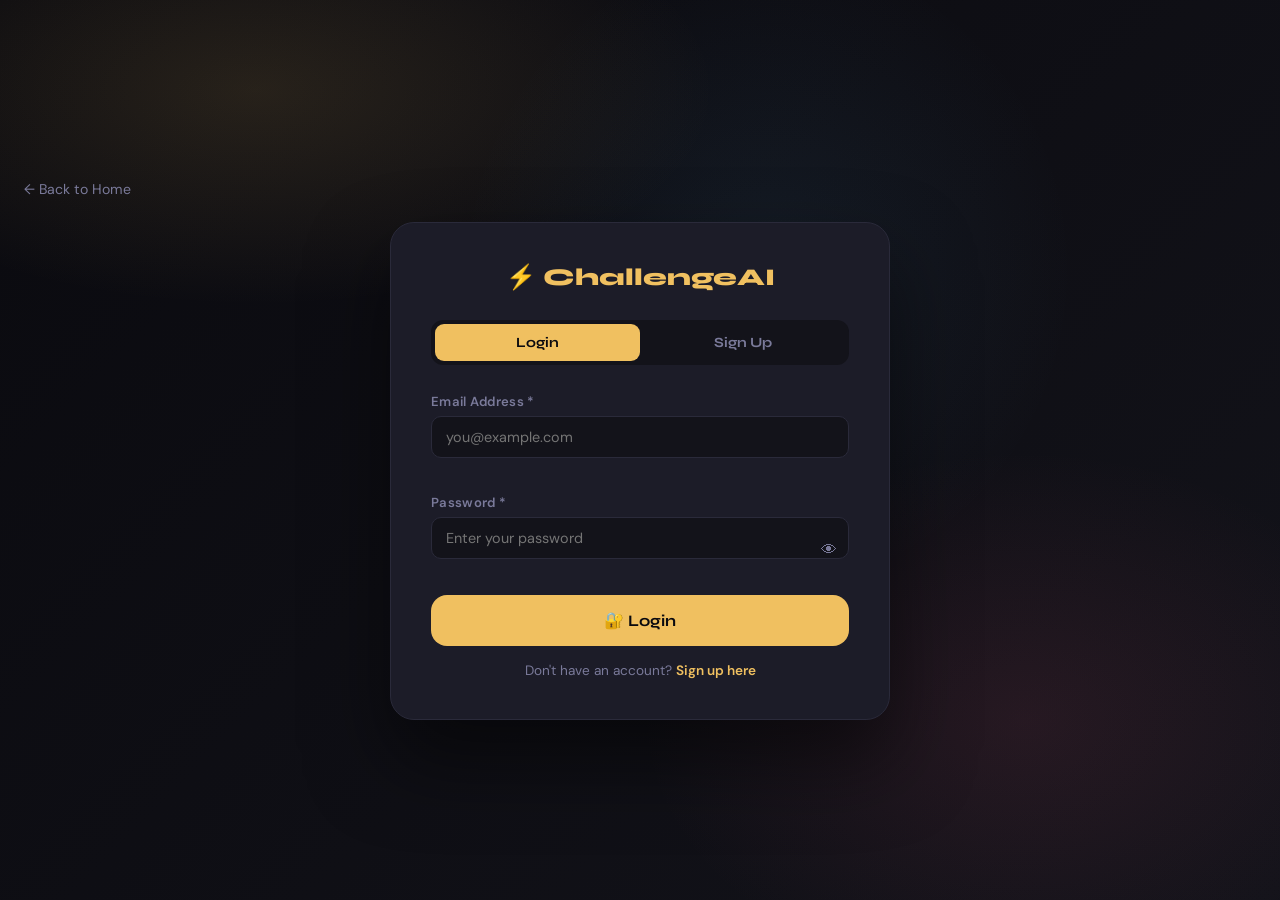
<file: index.html>
<!DOCTYPE html>
<html lang="en">
<head>
  <meta charset="UTF-8"/>
  <meta name="viewport" content="width=device-width, initial-scale=1.0"/>
  <title>ChallengeAI — Dashboard</title>
  <link href="https://fonts.googleapis.com/css2?family=Syne:wght@400;600;700;800&family=DM+Sans:wght@300;400;500&display=swap" rel="stylesheet"/>
  <link rel="stylesheet" href="style.css"/>
  <link rel="icon" href="data:image/svg+xml,<svg xmlns='http://www.w3.org/2000/svg' viewBox='0 0 100 100'><text y='.9em' font-size='90'>⚡</text></svg>">
</head>
<body class="dark-mode">
<div class="bg-animated"></div>
<div class="bg-mesh"></div>

<!-- NAVBAR -->
<nav id="navbar">
  <div class="nav-logo">⚡ ChallengeAI</div>
  <div class="nav-links">
    <a href="#generator">Generator</a>
    <a href="#gallery">Gallery</a>
    <a href="#tracker">Tracker</a>
    <a href="#features">Features</a>
  </div>
  <div class="nav-actions">
    <button class="theme-toggle" onclick="toggleTheme()">🌙</button>
    <div class="user-pill" id="userPill">👤 <span id="userNameNav">User</span></div>
    <button class="btn-logout" onclick="logout()">Logout</button>
  </div>
  <button class="hamburger" onclick="toggleNav()">☰</button>
</nav>
<div class="mobile-nav" id="mobileNav">
  <a href="#generator" onclick="toggleNav()">Generator</a>
  <a href="#gallery" onclick="toggleNav()">Gallery</a>
  <a href="#tracker" onclick="toggleNav()">Tracker</a>
  <a href="#features" onclick="toggleNav()">Features</a>
  <a onclick="logout()">Logout</a>
</div>

<!-- HERO -->
<section class="hero">
  <div class="hero-badge pulse-badge">✦ Daily Challenges</div>
  <h1 class="hero-title">Welcome back, <span id="heroName">Champion</span>! 👋</h1>
  <p class="hero-sub">Pick a category and generate today's challenge. Keep that streak going.</p>
  <div class="hero-stats">
    <div class="stat-card" data-hover="Total challenges in tracker">
      <div class="stat-num" id="statTotal">0</div>
      <div class="stat-label">Total Logged</div>
    </div>
    <div class="stat-card" data-hover="Challenges you completed">
      <div class="stat-num" id="statDone">0</div>
      <div class="stat-label">Completed</div>
    </div>
    <div class="stat-card" data-hover="Challenges pending">
      <div class="stat-num" id="statPending">0</div>
      <div class="stat-label">Pending</div>
    </div>
  </div>
</section>

<!-- WEATHER API BANNER -->
<section class="weather-section" id="weatherSection">
  <div class="weather-card">
    <div class="weather-left">
      <span class="weather-icon" id="weatherIcon">🌤️</span>
      <div>
        <div class="weather-title" id="weatherTitle">Fetching weather...</div>
        <div class="weather-sub" id="weatherSub">Getting your local conditions</div>
      </div>
    </div>
    <div class="weather-suggestion" id="weatherSuggestion">Loading suggestion...</div>
  </div>
</section>

<!-- GENERATOR -->
<section class="gen-section" id="generator">
  <div class="section-header">
    <h2>Generate Your Challenge</h2>
    <p>Pick a category and get your daily mission</p>
  </div>
  <div class="gen-card">
    <div class="cat-label">Choose a Category</div>
    <div class="categories" id="catGrid">
      <button class="cat-btn active" data-cat="Fitness" onclick="selectCat(this)"><span class="icon">💪</span> Fitness</button>
      <button class="cat-btn" data-cat="Mindfulness" onclick="selectCat(this)"><span class="icon">🧘</span> Mindfulness</button>
      <button class="cat-btn" data-cat="Creativity" onclick="selectCat(this)"><span class="icon">🎨</span> Creativity</button>
      <button class="cat-btn" data-cat="Learning" onclick="selectCat(this)"><span class="icon">📚</span> Learning</button>
      <button class="cat-btn" data-cat="Social" onclick="selectCat(this)"><span class="icon">🤝</span> Social</button>
      <button class="cat-btn" data-cat="Nutrition" onclick="selectCat(this)"><span class="icon">🥗</span> Nutrition</button>
      <button class="cat-btn" data-cat="Productivity" onclick="selectCat(this)"><span class="icon">⚡</span> Productivity</button>
      <button class="cat-btn" data-cat="Adventure" onclick="selectCat(this)"><span class="icon">🌍</span> Adventure</button>
    </div>
    <button class="gen-btn" id="genBtn" onclick="generateChallenge()">
      <span class="btn-text">✦ Generate My Challenge</span>
    </button>
    <div class="result-box" id="resultBox">
      <div class="result-header">
        <div class="result-cat-tag" id="resCat">Fitness</div>
        <div class="result-actions">
          <button class="copy-btn" onclick="copyChallenge()">📋 Copy</button>
          <button class="add-btn" onclick="addToTracker()">➕ Add to Tracker</button>
        </div>
      </div>
      <div class="result-title" id="resTitle">—</div>
      <div class="result-desc" id="resDesc">—</div>
      <div class="result-meta" id="resMeta"></div>
    </div>
  </div>
</section>

<!-- GALLERY -->
<section class="gallery-section" id="gallery">
  <div class="section-header">
    <h2>Challenge Gallery</h2>
    <p>Explore what others are doing — hover to see details</p>
  </div>
  <div class="gallery-filters">
    <button class="gal-filter active" onclick="filterGallery('all', this)">All</button>
    <button class="gal-filter" onclick="filterGallery('Fitness', this)">💪 Fitness</button>
    <button class="gal-filter" onclick="filterGallery('Mindfulness', this)">🧘 Mind</button>
    <button class="gal-filter" onclick="filterGallery('Creativity', this)">🎨 Creative</button>
    <button class="gal-filter" onclick="filterGallery('Adventure', this)">🌍 Adventure</button>
  </div>
  <div class="gallery-grid" id="galleryGrid">
    <div class="gal-item" data-cat="Fitness">
      <img src="https://images.unsplash.com/photo-1571019613454-1cb2f99b2d8b?w=400&h=300&fit=crop" alt="Fitness"/>
      <div class="gal-overlay"><div class="gal-tag">💪 Fitness</div><div class="gal-name">Morning Workout</div><div class="gal-desc">Start strong with a full body routine</div></div>
    </div>
    <div class="gal-item" data-cat="Mindfulness">
      <img src="https://images.unsplash.com/photo-1506126613408-eca07ce68773?w=400&h=300&fit=crop" alt="Mindfulness"/>
      <div class="gal-overlay"><div class="gal-tag">🧘 Mindfulness</div><div class="gal-name">Breath Reset</div><div class="gal-desc">5 minutes to calm your mind</div></div>
    </div>
    <div class="gal-item" data-cat="Creativity">
      <img src="https://images.unsplash.com/photo-1513364776144-60967b0f800f?w=400&h=300&fit=crop" alt="Creativity"/>
      <div class="gal-overlay"><div class="gal-tag">🎨 Creativity</div><div class="gal-name">Art Challenge</div><div class="gal-desc">Express yourself in 10 minutes</div></div>
    </div>
    <div class="gal-item" data-cat="Adventure">
      <img src="https://images.unsplash.com/photo-1551632811-561732d1e306?w=400&h=300&fit=crop" alt="Adventure"/>
      <div class="gal-overlay"><div class="gal-tag">🌍 Adventure</div><div class="gal-name">Explore Unknown</div><div class="gal-desc">Walk a path you have never taken</div></div>
    </div>
    <div class="gal-item" data-cat="Fitness">
      <img src="https://images.unsplash.com/photo-1517836357463-d25dfeac3438?w=400&h=300&fit=crop" alt="Fitness"/>
      <div class="gal-overlay"><div class="gal-tag">💪 Fitness</div><div class="gal-name">Plank Challenge</div><div class="gal-desc">Core strength in 12 minutes</div></div>
    </div>
    <div class="gal-item" data-cat="Mindfulness">
      <img src="https://images.unsplash.com/photo-1545389336-cf090694435e?w=400&h=300&fit=crop" alt="Meditation"/>
      <div class="gal-overlay"><div class="gal-tag">🧘 Mindfulness</div><div class="gal-name">Body Scan</div><div class="gal-desc">Full body relaxation in 15 min</div></div>
    </div>
  </div>
</section>

<!-- TRACKER TABLE -->
<section class="tracker-section" id="tracker">
  <div class="section-header">
    <h2>Challenge Tracker</h2>
    <p>Log, search, and sort your challenges</p>
  </div>
  <div class="table-controls">
    <div class="search-wrap">
      <span class="search-icon">🔍</span>
      <input type="text" id="searchInput" placeholder="Search challenges..." oninput="filterTable()"/>
    </div>
    <div class="sort-wrap">
      <label>Sort by:</label>
      <select id="sortSelect" onchange="sortTable()">
        <option value="date-desc">Date (Newest)</option>
        <option value="date-asc">Date (Oldest)</option>
        <option value="cat">Category</option>
        <option value="diff">Difficulty</option>
        <option value="status">Status</option>
      </select>
    </div>
    <button class="clear-btn" onclick="clearCompleted()">🗑 Clear Done</button>
  </div>
  <div class="table-wrap">
    <table id="challengeTable">
      <thead>
        <tr>
          <th onclick="sortByCol('title')" class="sortable">Challenge <span class="sort-arrow">↕</span></th>
          <th onclick="sortByCol('category')" class="sortable">Category <span class="sort-arrow">↕</span></th>
          <th onclick="sortByCol('difficulty')" class="sortable">Difficulty <span class="sort-arrow">↕</span></th>
          <th onclick="sortByCol('duration')" class="sortable">Duration <span class="sort-arrow">↕</span></th>
          <th onclick="sortByCol('date')" class="sortable">Date <span class="sort-arrow">↕</span></th>
          <th>Status</th>
          <th>Remove</th>
        </tr>
      </thead>
      <tbody id="tableBody">
        <tr class="empty-row">
          <td colspan="7">
            <div class="empty-state">
              <div class="empty-icon">📋</div>
              <div>No challenges yet — generate one above and click "Add to Tracker"!</div>
            </div>
          </td>
        </tr>
      </tbody>
    </table>
  </div>
  <div class="table-stats" id="tableStats"></div>
</section>

<!-- FEATURES -->
<section class="features" id="features">
  <div class="section-header">
    <h2>Why ChallengeAI?</h2>
    <p>Everything you need to level up daily</p>
  </div>
  <div class="feat-grid">
    <div class="feat-card" onmouseenter="hoverCard(this,'🎯 Tailored to You','Challenges matched exactly to your chosen category.')" onmouseleave="unhoverCard(this)">
      <div class="feat-icon">🎯</div><h3>Category-Specific</h3>
      <p>No generic content. Every challenge fits exactly what you want to improve.</p>
    </div>
    <div class="feat-card" onmouseenter="hoverCard(this,'🔀 Always Different','40+ challenges — never boring.')" onmouseleave="unhoverCard(this)">
      <div class="feat-icon">🔀</div><h3>Always Fresh</h3>
      <p>Multiple challenges per category means you always get something new.</p>
    </div>
    <div class="feat-card" onmouseenter="hoverCard(this,'📈 Your Progress','Log every win and watch your streak grow.')" onmouseleave="unhoverCard(this)">
      <div class="feat-icon">📈</div><h3>Track Progress</h3>
      <p>Log challenges, mark them done, and build your daily streak.</p>
    </div>
    <div class="feat-card" onmouseenter="hoverCard(this,'⚡ Zero Wait','Pick, generate, start. Done.')" onmouseleave="unhoverCard(this)">
      <div class="feat-icon">⚡</div><h3>Instant Results</h3>
      <p>No waiting. Pick a category and your challenge appears instantly.</p>
    </div>
  </div>
</section>

<!-- FOOTER -->
<footer>
  <div class="footer-inner">
    <div class="nav-logo">⚡ ChallengeAI</div>
    <p>Push your limits — every single day.</p>
    <p class="footer-copy">© 2025 ChallengeAI. All rights reserved.</p>
  </div>
</footer>

<script src="script.js"></script>
</body>
</html>
</file>
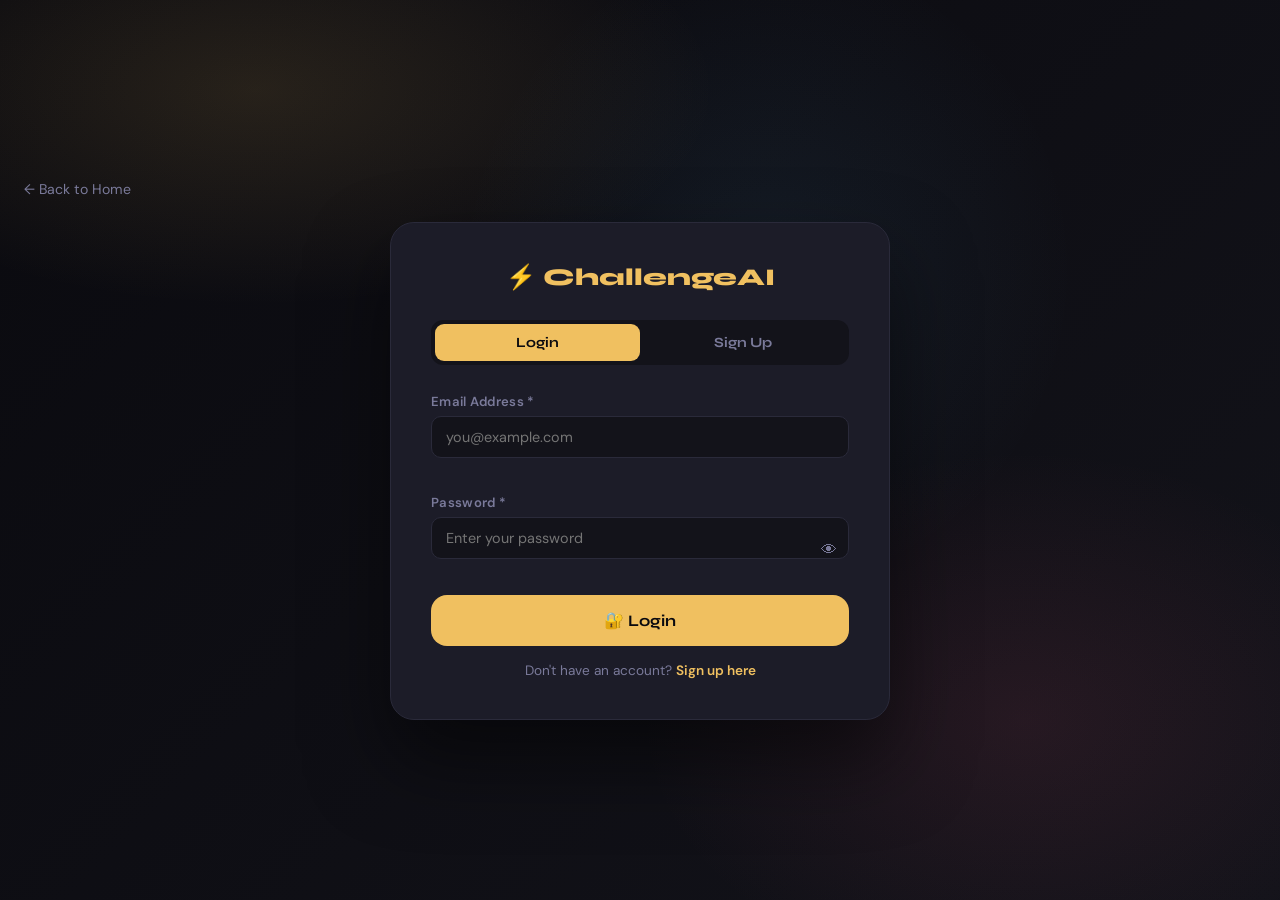
<file: auth.html>
<!DOCTYPE html>
<html lang="en">
<head>
  <meta charset="UTF-8"/>
  <meta name="viewport" content="width=device-width, initial-scale=1.0"/>
  <title>ChallengeAI — Login / Sign Up</title>
  <link href="https://fonts.googleapis.com/css2?family=Syne:wght@400;600;700;800&family=DM+Sans:wght@300;400;500&display=swap" rel="stylesheet"/>
  <link rel="stylesheet" href="style.css"/>
  <link rel="icon" href="data:image/svg+xml,<svg xmlns='http://www.w3.org/2000/svg' viewBox='0 0 100 100'><text y='.9em' font-size='90'>⚡</text></svg>">
</head>
<body class="dark-mode">
<div class="bg-animated"></div>
<div class="bg-mesh"></div>

<div class="auth-wrapper">
  <a href="landing.html" class="auth-back">← Back to Home</a>

  <div class="auth-card">
    <div class="auth-logo">⚡ ChallengeAI</div>

    <!-- TABS -->
    <div class="auth-tabs">
      <button class="auth-tab active" id="loginTab" onclick="switchTab('login')">Login</button>
      <button class="auth-tab" id="signupTab" onclick="switchTab('signup')">Sign Up</button>
    </div>

    <!-- ── LOGIN FORM ── -->
    <form id="loginForm" onsubmit="handleLogin(event)" novalidate>
      <div class="form-group">
        <label for="loginEmail">Email Address *</label>
        <input type="email" id="loginEmail" placeholder="you@example.com"/>
        <span class="err" id="loginEmailErr"></span>
      </div>
      <div class="form-group" style="position:relative">
        <label for="loginPass">Password *</label>
        <input type="password" id="loginPass" placeholder="Enter your password"/>
        <button type="button" class="eye-btn" onclick="togglePass('loginPass', this)">👁</button>
        <span class="err" id="loginPassErr"></span>
      </div>
            <button type="submit" class="submit-btn">🔐 Login</button>
      <p class="auth-switch">Don't have an account? <a onclick="switchTab('signup')">Sign up here</a></p>
    </form>

    <!-- ── SIGNUP FORM ── -->
    <form id="signupForm" style="display:none" onsubmit="handleSignup(event)" novalidate>
      <div class="form-row">
        <div class="form-group">
          <label for="regFirst">First Name *</label>
          <input type="text" id="regFirst" placeholder="Ahmed"/>
          <span class="err" id="regFirstErr"></span>
        </div>
        <div class="form-group">
          <label for="regLast">Last Name *</label>
          <input type="text" id="regLast" placeholder="Khan"/>
          <span class="err" id="regLastErr"></span>
        </div>
      </div>
      <div class="form-group">
        <label for="regEmail">Email Address *</label>
        <input type="email" id="regEmail" placeholder="you@example.com"/>
        <span class="err" id="regEmailErr"></span>
      </div>
      <div class="form-group" style="position:relative">
        <label for="regPass">Password *</label>
        <input type="password" id="regPass" placeholder="Exactly 8 chars, 1 uppercase, 1 number"/>
        <button type="button" class="eye-btn" onclick="togglePass('regPass', this)">👁</button>
        <span class="err" id="regPassErr"></span>
        <div class="pass-strength" id="passStrength"></div>
      </div>
      <div class="form-group" style="position:relative">
        <label for="regPass2">Confirm Password *</label>
        <input type="password" id="regPass2" placeholder="Repeat password"/>
        <button type="button" class="eye-btn" onclick="togglePass('regPass2', this)">👁</button>
        <span class="err" id="regPass2Err"></span>
      </div>
      <div class="form-group">
        <label for="regCat">Favourite Category *</label>
        <select id="regCat">
          <option value="">-- Select a category --</option>
          <option value="Fitness">💪 Fitness</option>
          <option value="Mindfulness">🧘 Mindfulness</option>
          <option value="Creativity">🎨 Creativity</option>
          <option value="Learning">📚 Learning</option>
          <option value="Social">🤝 Social</option>
          <option value="Nutrition">🥗 Nutrition</option>
          <option value="Productivity">⚡ Productivity</option>
          <option value="Adventure">🌍 Adventure</option>
        </select>
        <span class="err" id="regCatErr"></span>
      </div>
      <div class="form-check" style="margin-bottom:6px">
        <input type="checkbox" id="agreeTerms"/>
        <label for="agreeTerms">I agree to the Terms & Conditions *</label>
      </div>
      <span class="err" id="agreeTermsErr"></span>
      <button type="submit" class="submit-btn" style="margin-top:16px">🚀 Create Account</button>
      <p class="auth-switch">Already have an account? <a onclick="switchTab('login')">Login here</a></p>
    </form>

    <!-- SUCCESS -->
    <div class="success-msg" id="authSuccess">
      <div class="success-icon">🎉</div>
      <h3 id="successHead">Welcome!</h3>
      <p id="successBody">Redirecting you to your dashboard...</p>
    </div>
  </div>
</div>

<script src="script.js"></script>
</body>
</html>
</file>
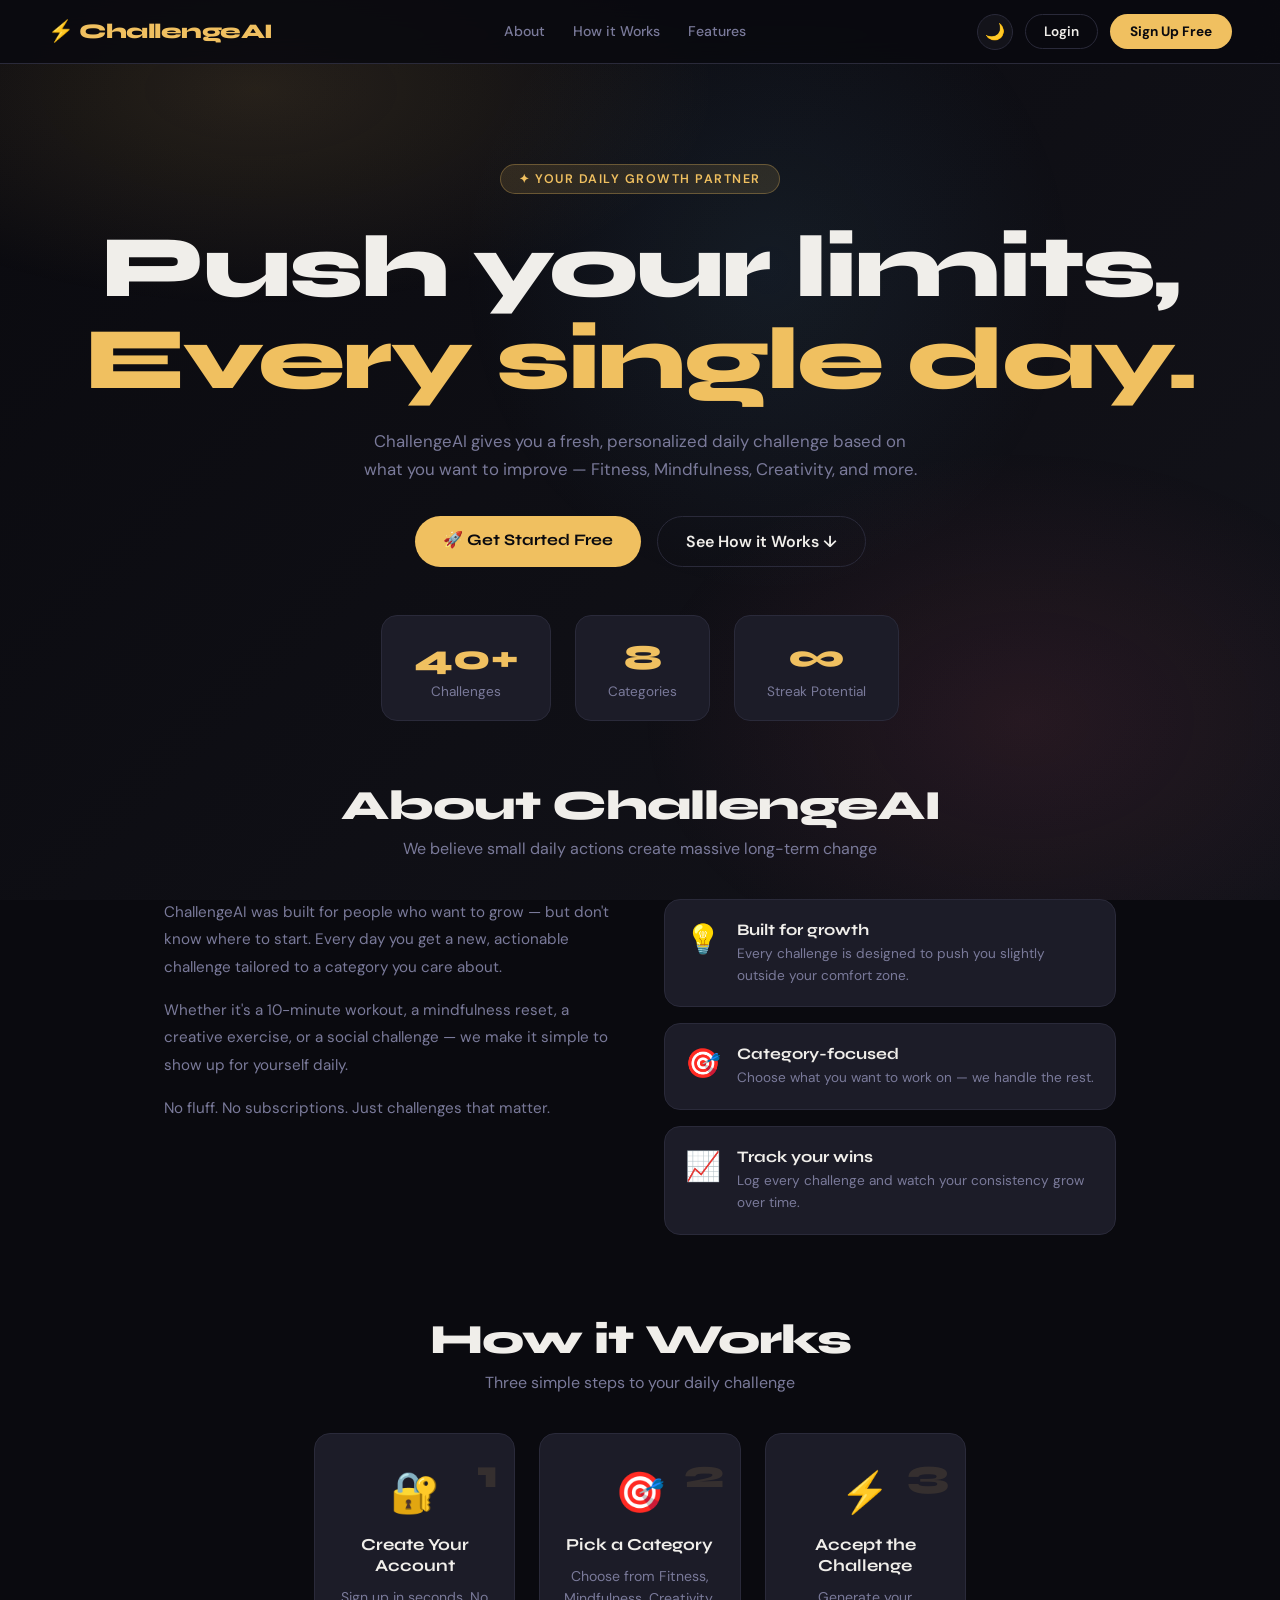
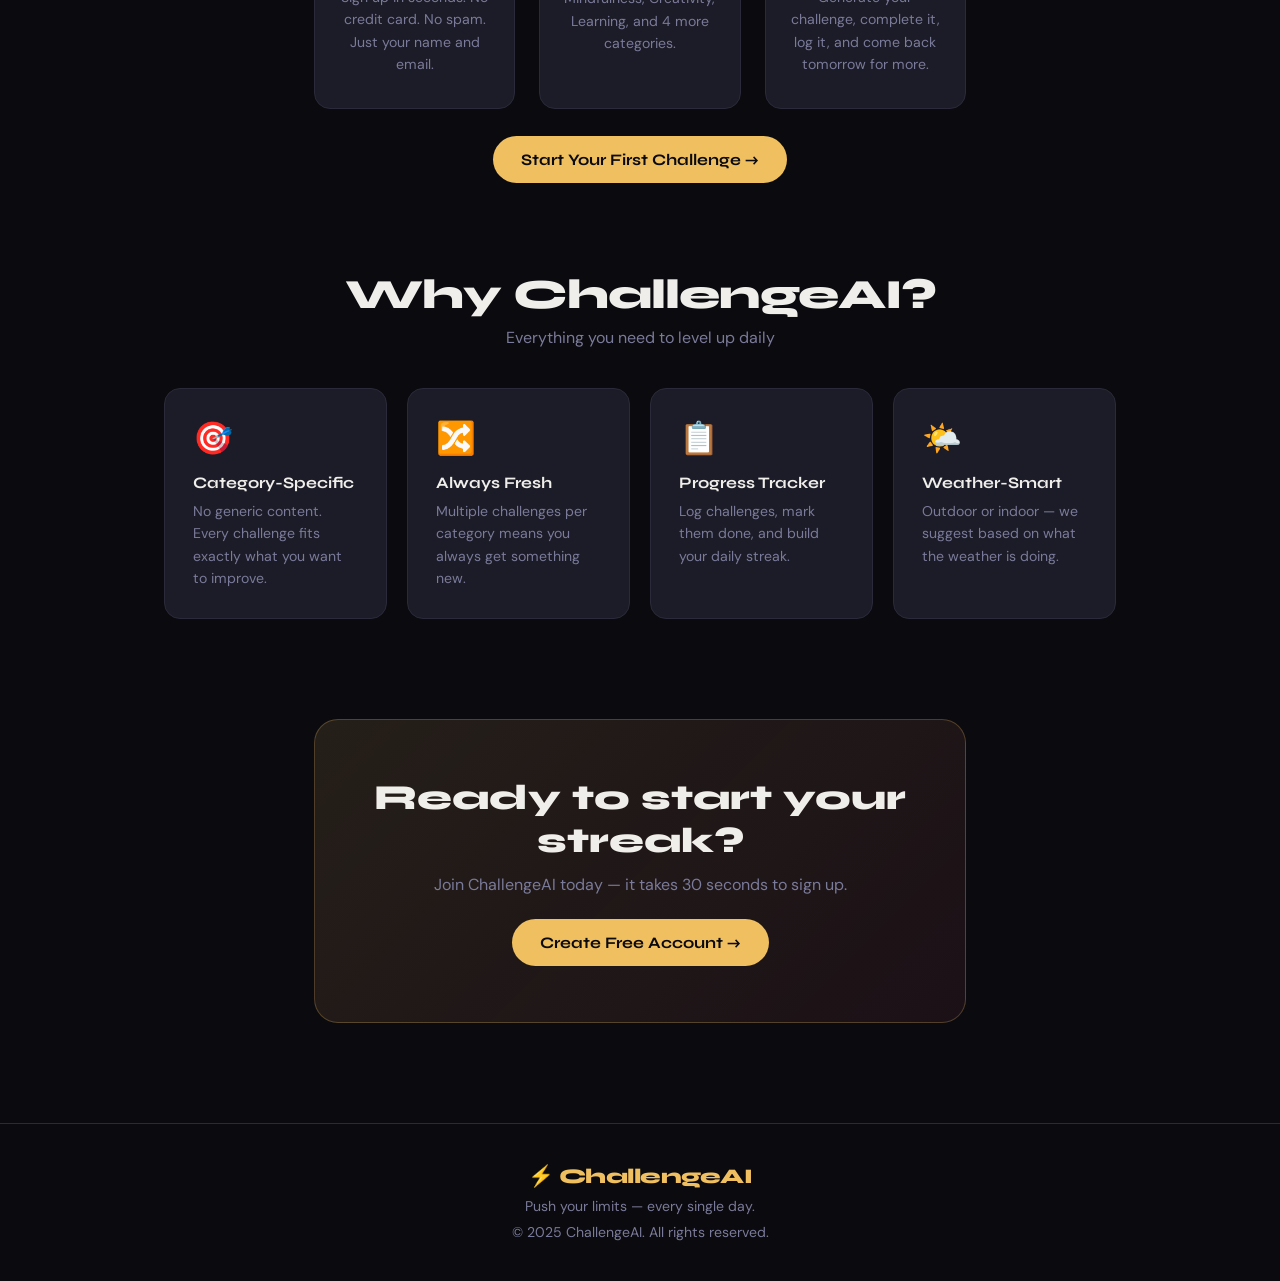
<file: landing.html>
<!DOCTYPE html>
<html lang="en">
<head>
  <meta charset="UTF-8"/>
  <meta name="viewport" content="width=device-width, initial-scale=1.0"/>
  <title>ChallengeAI — Push Your Limits</title>
  <link href="https://fonts.googleapis.com/css2?family=Syne:wght@400;600;700;800&family=DM+Sans:wght@300;400;500&display=swap" rel="stylesheet"/>
  <link rel="stylesheet" href="style.css"/>
  <link rel="icon" href="data:image/svg+xml,<svg xmlns='http://www.w3.org/2000/svg' viewBox='0 0 100 100'><text y='.9em' font-size='90'>⚡</text></svg>">
</head>
<body class="dark-mode">
<div class="bg-animated"></div>
<div class="bg-mesh"></div>

<!-- NAVBAR -->
<nav id="navbar">
  <div class="nav-logo">⚡ ChallengeAI</div>
  <div class="nav-links">
    <a href="#about">About</a>
    <a href="#how">How it Works</a>
    <a href="#features">Features</a>
  </div>
  <div class="nav-actions">
    <button class="theme-toggle" onclick="toggleTheme()">🌙</button>
    <a href="auth.html" class="btn-outline">Login</a>
    <a href="auth.html?mode=signup" class="nav-cta">Sign Up Free</a>
  </div>
  <button class="hamburger" onclick="toggleNav()">☰</button>
</nav>
<div class="mobile-nav" id="mobileNav">
  <a href="#about" onclick="toggleNav()">About</a>
  <a href="#how" onclick="toggleNav()">How it Works</a>
  <a href="#features" onclick="toggleNav()">Features</a>
  <a href="auth.html" onclick="toggleNav()">Login</a>
  <a href="auth.html?mode=signup" onclick="toggleNav()">Sign Up</a>
</div>

<!-- HERO -->
<section class="hero landing-hero">
  <div class="hero-badge pulse-badge">✦ Your Daily Growth Partner</div>
  <h1 class="hero-title">Push your limits,<br/><span>Every single day.</span></h1>
  <p class="hero-sub">ChallengeAI gives you a fresh, personalized daily challenge based on what you want to improve — Fitness, Mindfulness, Creativity, and more.</p>
  <div class="hero-btns">
    <a href="auth.html?mode=signup" class="btn-primary">🚀 Get Started Free</a>
    <a href="#how" class="btn-ghost">See How it Works ↓</a>
  </div>
  <div class="hero-stats">
    <div class="stat-card" data-hover="Across 8 categories">
      <div class="stat-num">40+</div>
      <div class="stat-label">Challenges</div>
    </div>
    <div class="stat-card" data-hover="Fitness, Mind, Creativity & more">
      <div class="stat-num">8</div>
      <div class="stat-label">Categories</div>
    </div>
    <div class="stat-card" data-hover="Track & log your progress">
      <div class="stat-num">∞</div>
      <div class="stat-label">Streak Potential</div>
    </div>
  </div>
</section>

<!-- ABOUT -->
<section class="about-section" id="about">
  <div class="section-header">
    <h2>About ChallengeAI</h2>
    <p>We believe small daily actions create massive long-term change</p>
  </div>
  <div class="about-grid">
    <div class="about-text">
      <p>ChallengeAI was built for people who want to grow — but don't know where to start. Every day you get a new, actionable challenge tailored to a category you care about.</p>
      <p style="margin-top:16px">Whether it's a 10-minute workout, a mindfulness reset, a creative exercise, or a social challenge — we make it simple to show up for yourself daily.</p>
      <p style="margin-top:16px">No fluff. No subscriptions. Just challenges that matter.</p>
    </div>
    <div class="about-cards">
      <div class="about-mini-card">
        <span>💡</span>
        <div>
          <strong>Built for growth</strong>
          <p>Every challenge is designed to push you slightly outside your comfort zone.</p>
        </div>
      </div>
      <div class="about-mini-card">
        <span>🎯</span>
        <div>
          <strong>Category-focused</strong>
          <p>Choose what you want to work on — we handle the rest.</p>
        </div>
      </div>
      <div class="about-mini-card">
        <span>📈</span>
        <div>
          <strong>Track your wins</strong>
          <p>Log every challenge and watch your consistency grow over time.</p>
        </div>
      </div>
    </div>
  </div>
</section>

<!-- HOW IT WORKS -->
<section class="how" id="how">
  <div class="section-header">
    <h2>How it Works</h2>
    <p>Three simple steps to your daily challenge</p>
  </div>
  <div class="how-grid">
    <div class="how-step-card">
      <div class="how-num">1</div>
      <div class="how-icon">🔐</div>
      <h3>Create Your Account</h3>
      <p>Sign up in seconds. No credit card. No spam. Just your name and email.</p>
    </div>
    <div class="how-step-card">
      <div class="how-num">2</div>
      <div class="how-icon">🎯</div>
      <h3>Pick a Category</h3>
      <p>Choose from Fitness, Mindfulness, Creativity, Learning, and 4 more categories.</p>
    </div>
    <div class="how-step-card">
      <div class="how-num">3</div>
      <div class="how-icon">⚡</div>
      <h3>Accept the Challenge</h3>
      <p>Generate your challenge, complete it, log it, and come back tomorrow for more.</p>
    </div>
  </div>
  <div style="text-align:center;margin-top:40px">
    <a href="auth.html?mode=signup" class="btn-primary">Start Your First Challenge →</a>
  </div>
</section>

<!-- FEATURES -->
<section class="features" id="features">
  <div class="section-header">
    <h2>Why ChallengeAI?</h2>
    <p>Everything you need to level up daily</p>
  </div>
  <div class="feat-grid">
    <div class="feat-card" onmouseenter="hoverCard(this,'🎯 Tailored to You','Challenges matched exactly to your chosen category.')" onmouseleave="unhoverCard(this)">
      <div class="feat-icon">🎯</div>
      <h3>Category-Specific</h3>
      <p>No generic content. Every challenge fits exactly what you want to improve.</p>
    </div>
    <div class="feat-card" onmouseenter="hoverCard(this,'🔀 Always Different','40+ challenges — never boring, never repetitive.')" onmouseleave="unhoverCard(this)">
      <div class="feat-icon">🔀</div>
      <h3>Always Fresh</h3>
      <p>Multiple challenges per category means you always get something new.</p>
    </div>
    <div class="feat-card" onmouseenter="hoverCard(this,'📋 Your Progress','See what you have done and what is left.')" onmouseleave="unhoverCard(this)">
      <div class="feat-icon">📋</div>
      <h3>Progress Tracker</h3>
      <p>Log challenges, mark them done, and build your daily streak.</p>
    </div>
    <div class="feat-card" onmouseenter="hoverCard(this,'🌤️ Weather-Smart','Get suggestions based on your local weather conditions.')" onmouseleave="unhoverCard(this)">
      <div class="feat-icon">🌤️</div>
      <h3>Weather-Smart</h3>
      <p>Outdoor or indoor — we suggest based on what the weather is doing.</p>
    </div>
  </div>
</section>

<!-- CTA BANNER -->
<section class="cta-banner">
  <div class="cta-inner">
    <h2>Ready to start your streak?</h2>
    <p>Join ChallengeAI today — it takes 30 seconds to sign up.</p>
    <a href="auth.html?mode=signup" class="btn-primary" style="margin-top:24px;display:inline-block">Create Free Account →</a>
  </div>
</section>

<!-- FOOTER -->
<footer>
  <div class="footer-inner">
    <div class="nav-logo">⚡ ChallengeAI</div>
    <p>Push your limits — every single day.</p>
    <p class="footer-copy">© 2025 ChallengeAI. All rights reserved.</p>
  </div>
</footer>

<script src="script.js"></script>
</body>
</html>
</file>
<file: style.css>
/* ============================================
   style.css — ChallengeAI (Shared Styles)
   ============================================ */
*, *::before, *::after { box-sizing: border-box; margin: 0; padding: 0; }

:root {
  --bg: #0a0a0f; --surface: #13131a; --card: #1c1c28;
  --border: #2a2a3a; --accent: #f0c060; --accent2: #e05a7a;
  --accent3: #60b8f0; --text: #f0eeea; --muted: #7a7a9a;
  --radius: 16px; --nav-h: 64px; --transition: .25s ease;
}
body.light-mode {
  --bg: #f5f4f0; --surface: #ffffff; --card: #ffffff;
  --border: #ddd; --text: #1a1a2e; --muted: #666;
}
html { scroll-behavior: smooth; }
body {
  background: var(--bg); color: var(--text);
  font-family: 'DM Sans', sans-serif; min-height: 100vh;
  overflow-x: hidden; transition: background var(--transition), color var(--transition);
}

/* BG ANIMATION */
.bg-animated {
  position: fixed; inset: 0; z-index: 0; pointer-events: none;
  background: linear-gradient(135deg,#0a0a0f,#13131a,#1a0a1f,#0a0f1a,#0a0a0f);
  background-size: 400% 400%; animation: bgShift 12s ease infinite;
}
body.light-mode .bg-animated {
  background: linear-gradient(135deg,#f5f4f0,#fffbe6,#f0f5ff,#f5f4f0);
  background-size: 400% 400%;
}
@keyframes bgShift { 0%{background-position:0% 50%} 50%{background-position:100% 50%} 100%{background-position:0% 50%} }
.bg-mesh {
  position: fixed; inset: 0; z-index: 0; pointer-events: none;
  background:
    radial-gradient(ellipse 60% 40% at 20% 10%,rgba(240,192,96,.12) 0%,transparent 60%),
    radial-gradient(ellipse 50% 50% at 80% 80%,rgba(224,90,122,.10) 0%,transparent 60%),
    radial-gradient(ellipse 40% 60% at 60% 30%,rgba(96,184,240,.08) 0%,transparent 60%);
}

/* NAVBAR */
nav {
  position: sticky; top: 0; z-index: 100;
  display: flex; align-items: center; justify-content: space-between;
  padding: 0 48px; height: var(--nav-h);
  background: rgba(10,10,15,.88); backdrop-filter: blur(14px);
  border-bottom: 1px solid var(--border);
}
body.light-mode nav { background: rgba(255,255,255,.9); }
.nav-logo { font-family:'Syne',sans-serif; font-weight:800; font-size:1.3rem; color:var(--accent); letter-spacing:-.5px; }
.nav-links { display:flex; gap:28px; }
.nav-links a {
  color:var(--muted); text-decoration:none; font-size:.88rem; font-weight:500;
  position:relative; padding-bottom:2px; transition:color var(--transition);
}
.nav-links a::after { content:''; position:absolute; bottom:-2px; left:0; width:0; height:2px; background:var(--accent); transition:width var(--transition); }
.nav-links a:hover { color:var(--text); }
.nav-links a:hover::after { width:100%; }
.nav-actions { display:flex; align-items:center; gap:12px; }
.theme-toggle { background:var(--surface); border:1px solid var(--border); border-radius:50%; width:36px; height:36px; font-size:1rem; cursor:pointer; transition:transform .2s,box-shadow .2s; }
.theme-toggle:hover { transform:rotate(20deg); box-shadow:0 0 10px rgba(240,192,96,.4); }
.nav-cta { background:var(--accent); color:#0a0a0f; border:none; padding:9px 20px; border-radius:50px; font-weight:700; font-size:.85rem; cursor:pointer; text-decoration:none; transition:transform .15s,box-shadow .15s; }
.nav-cta:hover { transform:scale(1.05); box-shadow:0 0 20px rgba(240,192,96,.4); }
.btn-outline { border:1.5px solid var(--border); color:var(--text); padding:8px 18px; border-radius:50px; font-size:.85rem; font-weight:600; text-decoration:none; transition:border-color .2s; }
.btn-outline:hover { border-color:var(--accent); color:var(--accent); }
.user-pill { background:var(--surface); border:1px solid var(--border); border-radius:50px; padding:7px 14px; font-size:.85rem; font-weight:500; }
.btn-logout { background:none; border:1px solid var(--border); color:var(--muted); border-radius:50px; padding:7px 16px; font-size:.83rem; cursor:pointer; transition:all .2s; }
.btn-logout:hover { border-color:var(--accent2); color:var(--accent2); }
.hamburger { display:none; background:none; border:1px solid var(--border); color:var(--text); border-radius:8px; padding:6px 10px; font-size:1.1rem; cursor:pointer; }
.mobile-nav { display:none; flex-direction:column; position:fixed; top:var(--nav-h); left:0; right:0; background:var(--card); border-bottom:1px solid var(--border); z-index:99; padding:16px; }
.mobile-nav.open { display:flex; animation:fadeUp .2s ease; }
.mobile-nav a { padding:12px; color:var(--text); text-decoration:none; border-bottom:1px solid var(--border); font-weight:500; cursor:pointer; }
.mobile-nav a:last-child { border-bottom:none; }

/* SECTION HEADER */
.section-header { text-align:center; margin-bottom:40px; position:relative; z-index:1; }
.section-header h2 { font-family:'Syne',sans-serif; font-size:clamp(1.8rem,4vw,2.6rem); font-weight:800; letter-spacing:-1px; margin-bottom:8px; }
.section-header p { color:var(--muted); font-size:1rem; }

/* HERO */
.hero { position:relative; z-index:1; text-align:center; padding:90px 24px 60px; }
.hero-badge { display:inline-block; background:rgba(240,192,96,.12); border:1px solid rgba(240,192,96,.3); color:var(--accent); font-size:.78rem; font-weight:600; letter-spacing:1.5px; text-transform:uppercase; padding:6px 18px; border-radius:50px; margin-bottom:28px; animation:fadeUp .6s ease both; }
.pulse-badge { animation:fadeUp .6s ease both,pulse 2.5s ease-in-out infinite; }
@keyframes pulse { 0%,100%{box-shadow:0 0 0 0 rgba(240,192,96,.4)} 50%{box-shadow:0 0 0 10px rgba(240,192,96,0)} }
.hero-title { font-family:'Syne',sans-serif; font-size:clamp(2.8rem,7vw,5.5rem); font-weight:800; line-height:1.05; letter-spacing:-2px; animation:fadeUp .7s .1s ease both; }
.hero-title span { color:var(--accent); }
.hero-sub { margin:20px auto 0; max-width:560px; color:var(--muted); font-size:1.05rem; line-height:1.7; animation:fadeUp .7s .2s ease both; }
.hero-btns { display:flex; justify-content:center; gap:16px; margin-top:32px; flex-wrap:wrap; animation:fadeUp .7s .3s ease both; }
.btn-primary { background:var(--accent); color:#0a0a0f; border:none; padding:14px 28px; border-radius:50px; font-family:'Syne',sans-serif; font-weight:700; font-size:1rem; cursor:pointer; text-decoration:none; transition:transform .2s,box-shadow .2s; }
.btn-primary:hover { transform:translateY(-3px); box-shadow:0 10px 30px rgba(240,192,96,.35); }
.btn-ghost { border:1.5px solid var(--border); color:var(--text); padding:14px 28px; border-radius:50px; font-size:1rem; font-weight:600; text-decoration:none; transition:border-color .2s; }
.btn-ghost:hover { border-color:var(--accent); color:var(--accent); }
.hero-stats { display:flex; justify-content:center; gap:24px; margin-top:48px; flex-wrap:wrap; animation:fadeUp .7s .4s ease both; }
.stat-card { background:var(--card); border:1px solid var(--border); border-radius:var(--radius); padding:20px 32px; text-align:center; cursor:default; position:relative; overflow:hidden; transition:transform .2s,border-color .2s; }
.stat-card::after { content:attr(data-hover); position:absolute; inset:0; background:rgba(240,192,96,.12); color:var(--accent); font-size:.8rem; font-weight:600; display:flex; align-items:center; justify-content:center; padding:8px; text-align:center; opacity:0; transition:opacity .2s; }
.stat-card:hover { transform:translateY(-4px); border-color:var(--accent); }
.stat-card:hover::after { opacity:1; }
.stat-num { font-family:'Syne',sans-serif; font-size:2.2rem; font-weight:800; color:var(--accent); }
.stat-label { color:var(--muted); font-size:.85rem; margin-top:4px; }

/* LANDING SPECIFIC */
.landing-hero { padding-top:100px; }
.about-section { position:relative; z-index:1; max-width:1000px; margin:0 auto; padding:0 24px 80px; }
.about-grid { display:grid; grid-template-columns:1fr 1fr; gap:48px; align-items:start; }
.about-text { color:var(--muted); line-height:1.8; font-size:.95rem; }
.about-cards { display:flex; flex-direction:column; gap:16px; }
.about-mini-card { display:flex; align-items:flex-start; gap:16px; background:var(--card); border:1px solid var(--border); border-radius:var(--radius); padding:20px; transition:border-color .2s,transform .2s; }
.about-mini-card:hover { border-color:var(--accent); transform:translateX(4px); }
.about-mini-card>span { font-size:1.8rem; flex-shrink:0; }
.about-mini-card strong { font-family:'Syne',sans-serif; font-weight:700; display:block; margin-bottom:4px; }
.about-mini-card p { color:var(--muted); font-size:.85rem; line-height:1.6; }
.how-grid { display:grid; grid-template-columns:repeat(3,1fr); gap:24px; max-width:1000px; margin:0 auto; }
.how-step-card { background:var(--card); border:1px solid var(--border); border-radius:var(--radius); padding:32px 24px; text-align:center; position:relative; transition:border-color .2s,transform .2s; }
.how-step-card:hover { border-color:var(--accent); transform:translateY(-4px); }
.how-num { position:absolute; top:16px; right:16px; font-family:'Syne',sans-serif; font-weight:800; font-size:2.5rem; color:rgba(240,192,96,.12); }
.how-icon { font-size:2.5rem; margin-bottom:16px; }
.how-step-card h3 { font-family:'Syne',sans-serif; font-weight:700; font-size:1.05rem; margin-bottom:10px; }
.how-step-card p { color:var(--muted); font-size:.88rem; line-height:1.6; }
.cta-banner { position:relative; z-index:1; max-width:700px; margin:0 auto; padding:0 24px 100px; }
.cta-inner { background:linear-gradient(135deg,rgba(240,192,96,.12),rgba(224,90,122,.08)); border:1px solid rgba(240,192,96,.25); border-radius:24px; padding:56px 40px; text-align:center; }
.cta-inner h2 { font-family:'Syne',sans-serif; font-size:clamp(1.6rem,4vw,2.2rem); font-weight:800; margin-bottom:12px; }
.cta-inner p { color:var(--muted); font-size:1rem; }

/* WEATHER */
.weather-section { position:relative; z-index:1; max-width:780px; margin:0 auto; padding:0 24px 40px; }
.weather-card { background:var(--card); border:1px solid var(--border); border-radius:var(--radius); padding:20px 28px; display:flex; align-items:center; justify-content:space-between; flex-wrap:wrap; gap:16px; border-left:4px solid var(--accent3); }
.weather-left { display:flex; align-items:center; gap:16px; }
.weather-icon { font-size:2.2rem; }
.weather-title { font-family:'Syne',sans-serif; font-weight:700; font-size:1rem; }
.weather-sub { color:var(--muted); font-size:.83rem; margin-top:2px; }
.weather-suggestion { background:rgba(96,184,240,.1); border:1px solid rgba(96,184,240,.25); color:var(--accent3); border-radius:50px; padding:7px 16px; font-size:.82rem; font-weight:600; max-width:300px; text-align:center; }

/* GENERATOR */
.gen-section { position:relative; z-index:1; max-width:780px; margin:0 auto; padding:0 24px 80px; animation:fadeUp .8s .3s ease both; }
.gen-card { background:var(--card); border:1px solid var(--border); border-radius:24px; padding:40px; box-shadow:0 40px 80px rgba(0,0,0,.4); }
.cat-label { font-size:.78rem; font-weight:600; letter-spacing:1.2px; text-transform:uppercase; color:var(--muted); margin-bottom:14px; }
.categories { display:flex; flex-wrap:wrap; gap:10px; margin-bottom:28px; }
.cat-btn { display:flex; align-items:center; gap:7px; padding:9px 18px; border-radius:50px; border:1.5px solid var(--border); background:var(--surface); color:var(--muted); font-family:'DM Sans',sans-serif; font-size:.88rem; font-weight:500; cursor:pointer; transition:all .2s; }
.cat-btn:hover { border-color:var(--accent); color:var(--text); transform:translateY(-2px); }
.cat-btn.active { border-color:var(--accent); background:rgba(240,192,96,.1); color:var(--accent); }
.cat-btn .icon { font-size:1.1rem; }
.gen-btn { width:100%; padding:18px; border-radius:var(--radius); border:none; background:var(--accent); color:#0a0a0f; font-family:'Syne',sans-serif; font-size:1.05rem; font-weight:700; cursor:pointer; transition:all .2s; display:flex; align-items:center; justify-content:center; }
.gen-btn:hover { transform:translateY(-3px); box-shadow:0 10px 30px rgba(240,192,96,.35); }
.result-box { margin-top:24px; background:var(--surface); border:1px solid var(--border); border-radius:var(--radius); padding:26px; display:none; }
.result-box.visible { display:block; animation:slideIn .4s ease; }
@keyframes slideIn { from{opacity:0;transform:translateY(16px)} to{opacity:1;transform:translateY(0)} }
.result-header { display:flex; align-items:center; justify-content:space-between; margin-bottom:14px; flex-wrap:wrap; gap:10px; }
.result-cat-tag { font-size:.75rem; font-weight:700; letter-spacing:1px; text-transform:uppercase; padding:4px 12px; border-radius:50px; background:rgba(240,192,96,.12); color:var(--accent); border:1px solid rgba(240,192,96,.25); }
.result-actions { display:flex; gap:8px; }
.copy-btn, .add-btn { background:none; border:1px solid var(--border); color:var(--muted); border-radius:8px; padding:6px 14px; font-size:.8rem; cursor:pointer; transition:all .2s; font-family:'DM Sans',sans-serif; }
.copy-btn:hover { border-color:var(--accent); color:var(--accent); }
.add-btn:hover { border-color:var(--accent2); color:var(--accent2); }
.result-title { font-family:'Syne',sans-serif; font-size:1.2rem; font-weight:700; margin-bottom:8px; }
.result-desc { color:var(--muted); font-size:.93rem; line-height:1.7; }
.result-meta { margin-top:16px; display:flex; gap:12px; flex-wrap:wrap; }
.meta-pill { font-size:.78rem; padding:4px 12px; border-radius:50px; border:1px solid var(--border); color:var(--muted); }
.meta-pill span { color:var(--text); font-weight:600; }

/* GALLERY */
.gallery-section { position:relative; z-index:1; max-width:1100px; margin:0 auto; padding:0 24px 80px; }
.gallery-filters { display:flex; justify-content:center; gap:10px; flex-wrap:wrap; margin-bottom:28px; }
.gal-filter { padding:8px 18px; border-radius:50px; border:1.5px solid var(--border); background:var(--surface); color:var(--muted); font-size:.85rem; font-weight:500; cursor:pointer; transition:all .2s; }
.gal-filter:hover, .gal-filter.active { border-color:var(--accent); background:rgba(240,192,96,.1); color:var(--accent); }
.gallery-grid { display:grid; grid-template-columns:repeat(auto-fill,minmax(280px,1fr)); gap:20px; }
.gal-item { position:relative; border-radius:var(--radius); overflow:hidden; aspect-ratio:4/3; cursor:pointer; border:1px solid var(--border); transition:transform .3s,box-shadow .3s; }
.gal-item:hover { transform:scale(1.03); box-shadow:0 20px 50px rgba(0,0,0,.5); }
.gal-item img { width:100%; height:100%; object-fit:cover; transition:transform .4s; }
.gal-item:hover img { transform:scale(1.08); }
.gal-overlay { position:absolute; inset:0; background:linear-gradient(transparent 30%,rgba(0,0,0,.85) 100%); display:flex; flex-direction:column; justify-content:flex-end; padding:20px; opacity:0; transition:opacity .3s; }
.gal-item:hover .gal-overlay { opacity:1; }
.gal-tag { font-size:.72rem; font-weight:700; letter-spacing:1px; text-transform:uppercase; color:var(--accent); margin-bottom:6px; }
.gal-name { font-family:'Syne',sans-serif; font-weight:700; font-size:1rem; color:#fff; }
.gal-desc { color:rgba(255,255,255,.7); font-size:.82rem; margin-top:4px; }
.gal-item.hidden { display:none; }

/* TRACKER */
.tracker-section { position:relative; z-index:1; max-width:1100px; margin:0 auto; padding:0 24px 80px; }
.table-controls { display:flex; align-items:center; gap:16px; flex-wrap:wrap; margin-bottom:20px; }
.search-wrap { display:flex; align-items:center; gap:8px; background:var(--card); border:1px solid var(--border); border-radius:10px; padding:10px 16px; flex:1; min-width:200px; }
.search-icon { color:var(--muted); }
.search-wrap input { background:none; border:none; outline:none; color:var(--text); font-size:.9rem; width:100%; font-family:'DM Sans',sans-serif; }
.sort-wrap { display:flex; align-items:center; gap:8px; color:var(--muted); font-size:.85rem; }
.sort-wrap select { background:var(--card); border:1px solid var(--border); color:var(--text); border-radius:8px; padding:9px 14px; font-size:.85rem; cursor:pointer; font-family:'DM Sans',sans-serif; outline:none; }
.clear-btn { background:none; border:1px solid var(--border); color:var(--muted); border-radius:8px; padding:9px 16px; font-size:.83rem; cursor:pointer; transition:all .2s; white-space:nowrap; }
.clear-btn:hover { border-color:var(--accent2); color:var(--accent2); }
.table-wrap { overflow-x:auto; border-radius:var(--radius); border:1px solid var(--border); }
table { width:100%; border-collapse:collapse; background:var(--card); }
thead tr { background:var(--surface); }
th { padding:14px 18px; text-align:left; font-family:'Syne',sans-serif; font-size:.8rem; font-weight:700; letter-spacing:.5px; text-transform:uppercase; color:var(--muted); border-bottom:1px solid var(--border); white-space:nowrap; }
th.sortable { cursor:pointer; user-select:none; }
th.sortable:hover { color:var(--accent); }
.sort-arrow { color:var(--border); font-size:.85rem; }
td { padding:14px 18px; font-size:.88rem; border-bottom:1px solid var(--border); color:var(--text); vertical-align:middle; }
tbody tr:last-child td { border-bottom:none; }
tbody tr { transition:background .15s; }
tbody tr:hover { background:rgba(240,192,96,.04); }
.empty-state { text-align:center; padding:40px; color:var(--muted); }
.empty-icon { font-size:2.5rem; margin-bottom:12px; }
.badge { display:inline-block; padding:3px 10px; border-radius:50px; font-size:.75rem; font-weight:700; }
.badge-easy   { background:rgba(80,200,120,.15); color:#50c878; border:1px solid rgba(80,200,120,.3); }
.badge-medium { background:rgba(240,192,96,.15); color:var(--accent); border:1px solid rgba(240,192,96,.3); }
.badge-hard   { background:rgba(224,90,122,.15); color:var(--accent2); border:1px solid rgba(224,90,122,.3); }
.status-toggle { background:none; border:1px solid var(--border); color:var(--muted); border-radius:8px; padding:5px 12px; font-size:.78rem; cursor:pointer; transition:all .2s; white-space:nowrap; }
.status-toggle.done { background:rgba(80,200,120,.12); color:#50c878; border-color:rgba(80,200,120,.3); }
.remove-btn { background:none; border:none; color:var(--muted); cursor:pointer; font-size:1rem; padding:4px 8px; border-radius:6px; transition:color .2s; }
.remove-btn:hover { color:var(--accent2); }
.table-stats { margin-top:12px; font-size:.83rem; color:var(--muted); display:flex; gap:20px; flex-wrap:wrap; }
.table-stats span { color:var(--accent); font-weight:700; }

/* FEATURES */
.features { position:relative; z-index:1; max-width:1000px; margin:0 auto; padding:0 24px 100px; }
.feat-grid { display:grid; grid-template-columns:repeat(auto-fit,minmax(220px,1fr)); gap:20px; }
.feat-card { background:var(--card); border:1px solid var(--border); border-radius:var(--radius); padding:28px; cursor:default; transition:border-color .2s,transform .2s,background .2s; }
.feat-card:hover { border-color:rgba(240,192,96,.5); transform:translateY(-5px); }
.feat-icon { font-size:2rem; margin-bottom:14px; display:block; }
.feat-card h3 { font-family:'Syne',sans-serif; font-weight:700; font-size:1rem; margin-bottom:8px; transition:color .2s; }
.feat-card p { color:var(--muted); font-size:.88rem; line-height:1.6; transition:opacity .2s; }

/* HOW (dashboard/landing shared) */
.how { position:relative; z-index:1; max-width:700px; margin:0 auto; padding:0 24px 100px; text-align:center; }
.steps { display:flex; flex-direction:column; }
.step { display:flex; align-items:flex-start; gap:20px; text-align:left; position:relative; }
.step:not(:last-child)::after { content:''; position:absolute; left:21px; top:52px; width:2px; height:calc(100% - 12px); background:var(--border); }
.step-num { flex-shrink:0; width:44px; height:44px; border-radius:50%; background:var(--card); border:1.5px solid var(--border); display:flex; align-items:center; justify-content:center; font-family:'Syne',sans-serif; font-weight:800; color:var(--accent); font-size:1rem; z-index:1; }
.step-body { padding-bottom:36px; }
.step-body h3 { font-family:'Syne',sans-serif; font-weight:700; font-size:1rem; margin-bottom:6px; }
.step-body p { color:var(--muted); font-size:.9rem; line-height:1.6; }

/* AUTH PAGE */
.auth-wrapper { position:relative; z-index:1; min-height:100vh; display:flex; flex-direction:column; align-items:center; justify-content:center; padding:24px; }
.auth-back { align-self:flex-start; color:var(--muted); text-decoration:none; font-size:.88rem; margin-bottom:24px; transition:color .2s; }
.auth-back:hover { color:var(--accent); }
.auth-card { background:var(--card); border:1px solid var(--border); border-radius:24px; padding:40px; width:100%; max-width:500px; box-shadow:0 40px 80px rgba(0,0,0,.5); }
.auth-logo { font-family:'Syne',sans-serif; font-weight:800; font-size:1.5rem; color:var(--accent); text-align:center; margin-bottom:28px; }
.auth-tabs { display:flex; background:var(--surface); border-radius:12px; padding:4px; margin-bottom:28px; }
.auth-tab { flex:1; padding:10px; border:none; background:none; color:var(--muted); font-family:'Syne',sans-serif; font-weight:700; font-size:.88rem; cursor:pointer; border-radius:9px; transition:all .2s; }
.auth-tab.active { background:var(--accent); color:#0a0a0f; }

/* FORM (shared) */
.form-row { display:flex; gap:16px; }
.form-row .form-group { flex:1; }
.form-group { display:flex; flex-direction:column; margin-bottom:16px; }
.form-group label { font-size:.82rem; font-weight:600; color:var(--muted); margin-bottom:6px; letter-spacing:.3px; }
.form-group input, .form-group select, .form-group textarea { background:var(--surface); border:1.5px solid var(--border); border-radius:10px; padding:11px 14px; color:var(--text); font-size:.9rem; font-family:'DM Sans',sans-serif; outline:none; transition:border-color .2s; }
.form-group input:focus, .form-group select:focus, .form-group textarea:focus { border-color:var(--accent); }
.form-group input.invalid, .form-group select.invalid { border-color:var(--accent2); }
.err { color:var(--accent2); font-size:.78rem; margin-top:4px; min-height:16px; }
.form-check { display:flex; align-items:center; gap:10px; margin-bottom:4px; }
.form-check input { width:16px; height:16px; cursor:pointer; accent-color:var(--accent); }
.form-check label { font-size:.88rem; color:var(--muted); cursor:pointer; }
.submit-btn { width:100%; padding:16px; border-radius:var(--radius); border:none; background:var(--accent); color:#0a0a0f; font-family:'Syne',sans-serif; font-size:1rem; font-weight:700; cursor:pointer; transition:all .2s; }
.submit-btn:hover { transform:translateY(-2px); box-shadow:0 8px 25px rgba(240,192,96,.35); }
.auth-switch { text-align:center; margin-top:16px; color:var(--muted); font-size:.85rem; }
.auth-switch a { color:var(--accent); cursor:pointer; font-weight:600; }
.eye-btn { position:absolute; right:12px; bottom:20px; background:none; border:none; cursor:pointer; font-size:1rem; color:var(--muted); }
.pass-strength { margin-top:8px; }
.strength-bar { background:var(--border); border-radius:2px; height:4px; margin-bottom:4px; }
.success-msg { display:none; text-align:center; padding:40px 20px; animation:fadeUp .5s ease; }
.success-msg.show { display:block; }
.success-icon { font-size:3.5rem; margin-bottom:12px; }
.success-msg h3 { font-family:'Syne',sans-serif; font-size:1.5rem; color:var(--accent); margin-bottom:8px; }
.success-msg p { color:var(--muted); }

/* FOOTER */
footer { position:relative; z-index:1; border-top:1px solid var(--border); padding:40px 24px; }
.footer-inner { text-align:center; }
.footer-inner p { color:var(--muted); font-size:.88rem; margin-top:8px; }
.footer-copy { font-size:.8rem; margin-top:4px; }

/* ANIMATIONS */
@keyframes fadeUp { from{opacity:0;transform:translateY(24px)} to{opacity:1;transform:translateY(0)} }

/* ── RESPONSIVE ── */
@media (max-width:900px) {
  .about-grid { grid-template-columns:1fr; gap:32px; }
  .how-grid { grid-template-columns:1fr; max-width:420px; }
  .hero-stats { gap:14px; }
  .form-row { flex-direction:column; gap:0; }
}
@media (max-width:600px) {
  nav { padding:0 16px; }
  .nav-links { display:none; }
  .hamburger { display:block; }
  .hero { padding:60px 16px 40px; }
  .hero-title { letter-spacing:-1.5px; }
  .hero-stats { flex-direction:column; align-items:center; gap:12px; }
  .stat-card { width:100%; max-width:280px; }
  .gen-card { padding:24px 16px; }
  .gen-section,.gallery-section,.tracker-section,.features,.how,.about-section,.signup-section { padding-left:16px; padding-right:16px; }
  .table-controls { flex-direction:column; align-items:stretch; }
  .weather-card { flex-direction:column; }
  .weather-suggestion { max-width:100%; }
  .result-header { flex-direction:column; align-items:flex-start; }
  .result-actions { width:100%; }
  .gallery-grid { grid-template-columns:1fr; }
  .feat-grid { grid-template-columns:1fr; }
  .auth-card { padding:28px 20px; }
  .cta-inner { padding:36px 24px; }
  .hero-btns { flex-direction:column; align-items:center; }
}
@media (min-width:1400px) {
  .gen-section { max-width:860px; }
  .tracker-section,.gallery-section { max-width:1200px; }
}
</file>
